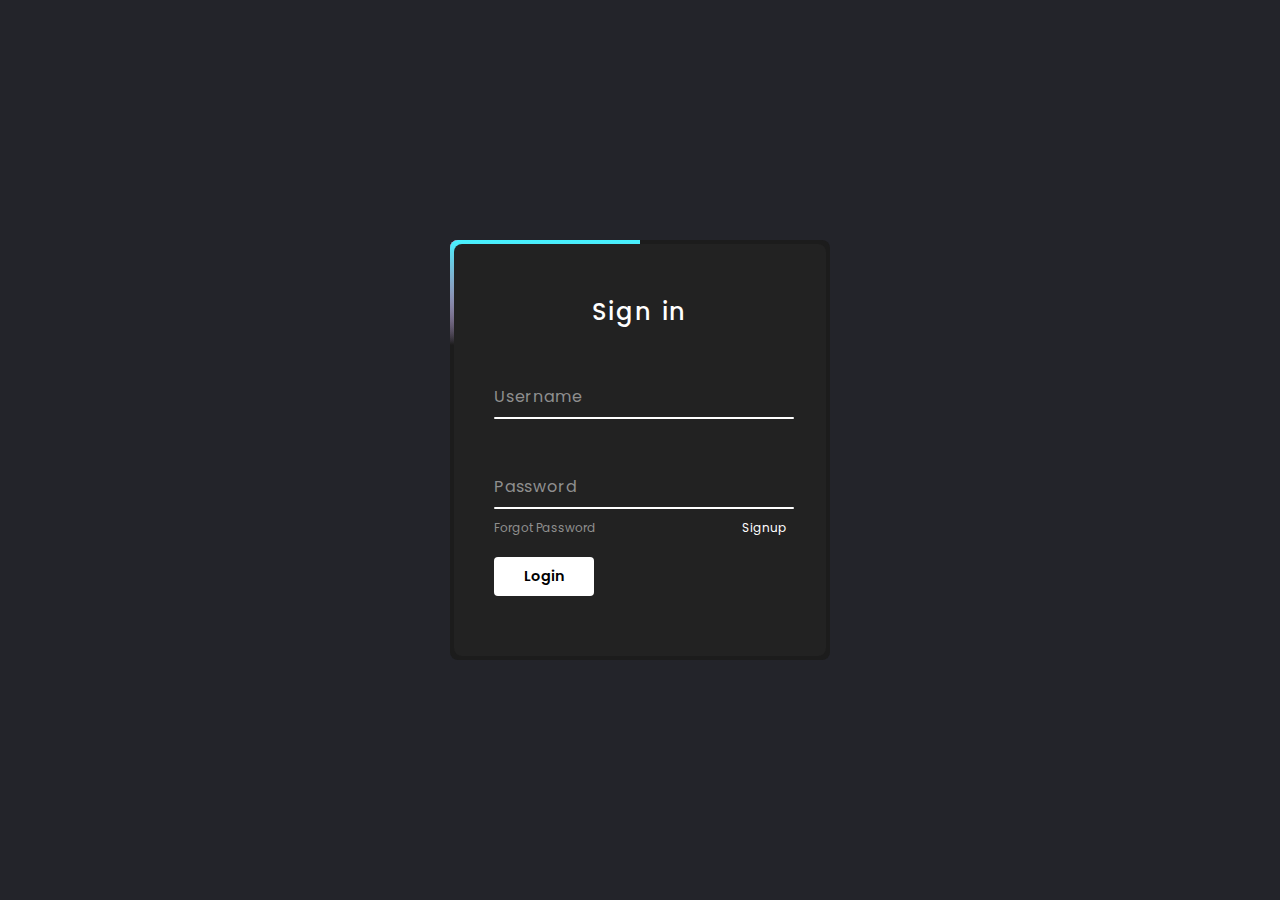
<file: Animated login/index.html>
<!DOCTYPE html>
<html lang="en">
<head>
    <meta charset="UTF-8">
    <meta name="viewport" content="width=device-width, initial-scale=1.0">
    <title>Animated Login</title>
    <link rel="stylesheet" href="style.css">
</head>
<body>
    <div class="box">
        <span class="borderLine"></span>
        <form>
            <h2>Sign in</h2>
            <div class="inputBox">
                <input type="text" required="required">
                <span>Username</span>
                <i></i>
            </div>
            
            <div class="inputBox">
                <input type="password" required="required">
                <span>Password</span>
                <i></i>
            </div>

            <div class="links">
                <a href="#">Forgot Password</a>
                <a href="#">Signup</a>
            </div>

            <input type="submit" value="Login">
        </form>
    </div>
</body>
</html>
</file>
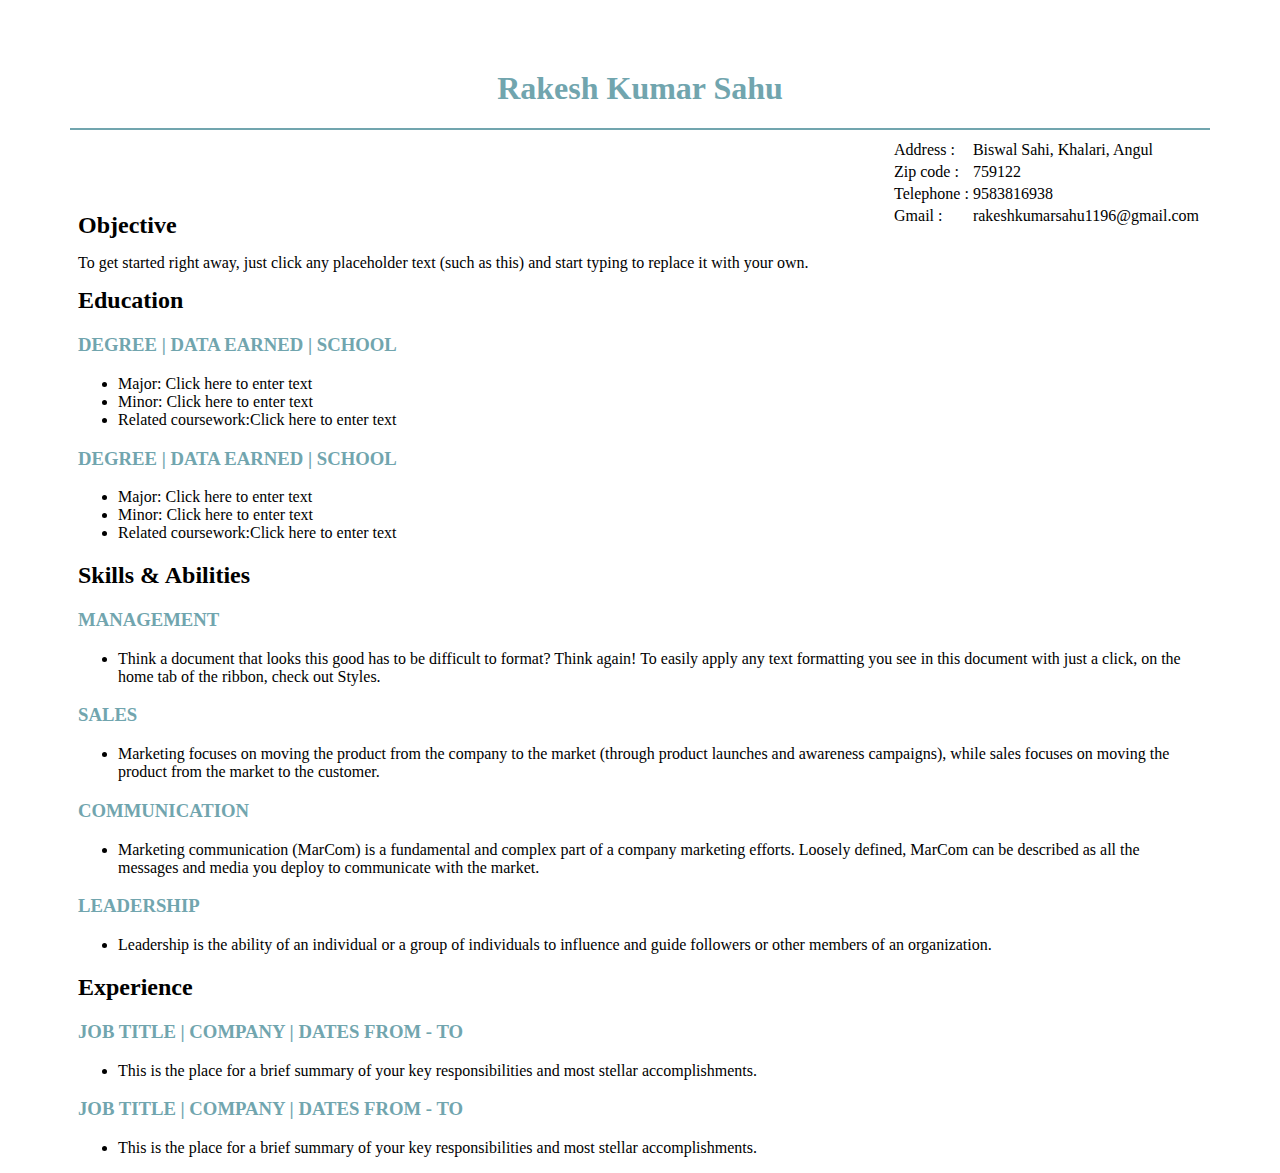
<file: Demo Resume/index.html>
<!DOCTYPE html>
<html lang="en">
<head>
    <meta charset="UTF-8">
    <meta http-equiv="X-UA-Compatible" content="IE=edge">
    <meta name="viewport" content="width=device-width, initial-scale=1.0">
    <title>Document</title>
    <style>
        h3, h2, p, ul, table{
            margin-left: 70px;
            margin-right: 70px;
        }
        h1{
            color: #71A5AE;
            text-align: center;
            margin-top: 70px;
        }

        p{
            line-height: 8px;
        }
        h3{
            color: #71A5AE;
        }
        .address{
            
            float: right;
        }
    </style>

</head>
<body>
    <div>
        <h1>Rakesh Kumar Sahu</h1>
    </div>
    <hr width="90%" color="#71A5AE" size="2px" />
    <div class="address">
        <table>
            <tr>
                <td>Address :</td>
                <td>Biswal Sahi, Khalari, Angul</td>
            </tr>
            <tr>
                <td>Zip code :</td>
                <td>759122</td>
            </tr>
            <tr>
                <td>Telephone :</td>
                <td>9583816938</td>
            </tr>
            <tr>
                <td>Gmail :</td>
                <td>rakeshkumarsahu1196@gmail.com</td>
            </tr>
        </table>
    </div>

    <br>
    <br>
    <br>

        <div>
            <h2>Objective</h2>
        <p>To get started right away, just click any placeholder text (such as this) and start typing to replace it with your own.</p>
        </div>
        
        <div>
            <h2>Education</h2>
            <h3>DEGREE | DATA EARNED | SCHOOL</h3>
            <ul>
                <li>Major: Click here to enter text</li>
                <li>Minor: Click here to enter text</li>
                <li>Related coursework:Click here to enter text</li>
            </ul>

            <h3>DEGREE | DATA EARNED | SCHOOL</h3>

            <ul>
                <li>Major: Click here to enter text</li>
                <li>Minor: Click here to enter text</li>
                <li>Related coursework:Click here to enter text</li>
            </ul>
        </div>


        <div>
            <h2>Skills & Abilities</h2>
            <h3>MANAGEMENT</h3>
            <ul>
                <li>Think a document that looks this good has to be difficult to format? Think again! To easily apply any text formatting you see in this document with just a click, on the home tab of the ribbon, check out Styles.</li>
            </ul>
            <h3>SALES</h3>
            <ul>
                <li>Marketing focuses on moving the product from the company to the market (through product launches and awareness campaigns), while sales focuses on moving the product from the market to the customer.</li>
            </ul>
            <h3>COMMUNICATION</h3>
            <ul>
                <li>Marketing communication (MarCom) is a fundamental and complex part of a company marketing efforts. Loosely defined, MarCom can be described as all the messages and media you deploy to communicate with the market.</li>
            </ul>
            <h3>LEADERSHIP</h3>
            <ul>
                <li>Leadership is the ability of an individual or a group of individuals to influence and guide followers or other members of an organization.</li>
            </ul>
        </div>

        <div>
            <h2>Experience</h2>
            <h3>JOB TITLE | COMPANY | DATES FROM - TO</h3>
            <ul>
                <li>This is the place for a brief summary of your key responsibilities and most stellar accomplishments.</li>
            </ul>
            <h3>JOB TITLE | COMPANY | DATES FROM - TO</h3>
            <ul>
                <li>This is the place for a brief summary of your key responsibilities and most stellar accomplishments.</li>
            </ul>
        </div>
</body>
</html>
</file>
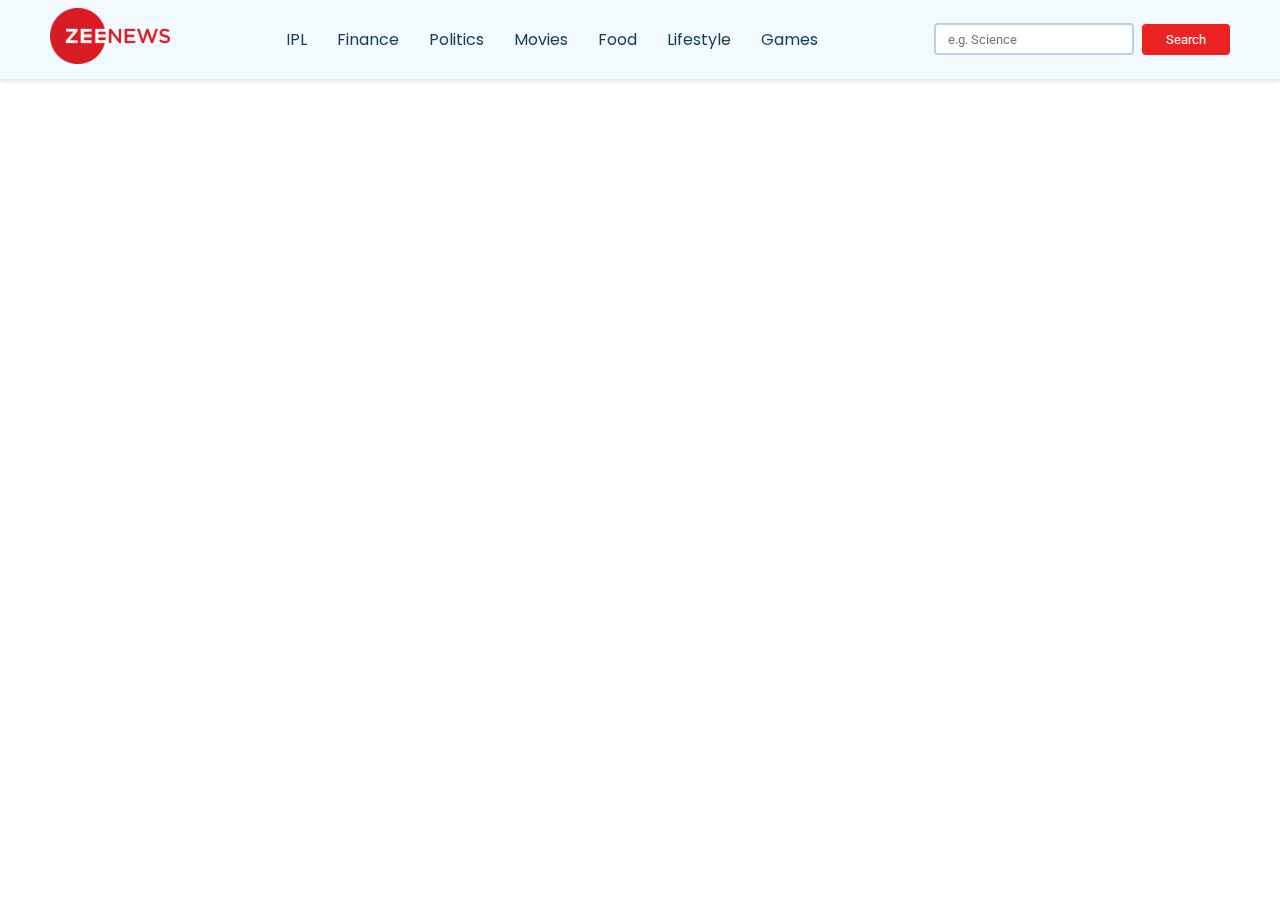
<file: News site/index.html>
<!DOCTYPE html>
<html lang="en">
<head>
    <meta charset="UTF-8">
    <meta http-equiv="X-UA-Compatible" content="IE=edge">
    <meta name="viewport" content="width=device-width, initial-scale=1.0">
    <title>News App</title>
    <link rel="stylesheet" href="style.css">
</head>
<body>

    <nav>
        <div class="main-nav container flex">
            <a href="#" onclick="reload()" class="company-logo">
                <img src="Zee_news.svg.png" alt="company logo">
            </a>
            <div class="nav-links">
                <ul class="flex">
                    <li class="hover-link nav-item" id="ipl" onclick="onNavItemClick('ipl')">IPL</li>
                    <li class="hover-link nav-item" id="finance" onclick="onNavItemClick('finance')">Finance</li>
                    <li class="hover-link nav-item" id="politics" onclick="onNavItemClick('politics')">Politics</li>
                    <li class="hover-link nav-item" id="movies" onclick="onNavItemClick('movies')">Movies</li>
                    <li class="hover-link nav-item" id="food" onclick="onNavItemClick('food')">Food</li>
                    <li class="hover-link nav-item" id="lifestyle" onclick="onNavItemClick('lifestyle')">Lifestyle</li>
                    <li class="hover-link nav-item" id="games" onclick="onNavItemClick('games')">Games</li>
                </ul>
            </div>
            <div class="search-bar flex">
                <input id="search-text" type="text" class="news-input" placeholder="e.g. Science">
                <button id="search-button" class="search-button">Search</button>
            </div>
        </div>
    </nav>
    

    <main>
        <div class="cards-container container flex" id="cards-container">
            
        </div>
    </main>

    <template id="template-news-card">
        <div class="card">
            <div class="card-header">
                <img src="https://via.placeholder.com/400x200" alt="news-image" id="news-img">
            </div>
            <div class="card-content">
                <h3 id="news-title">This is the Title</h3>
                <h6 class="news-source" id="news-source">End Gadget 26/08/2023</h6>
                <p class="news-desc" id="news-desc">Lorem, ipsum dolor sit amet consectetur adipisicing elit. Recusandae saepe quis voluptatum quisquam vitae doloremque facilis molestias quae ratione cumque!</p>
            </div>
        </div>
    </template>

    <script src="script.js"></script>
</body>
</html>
</file>
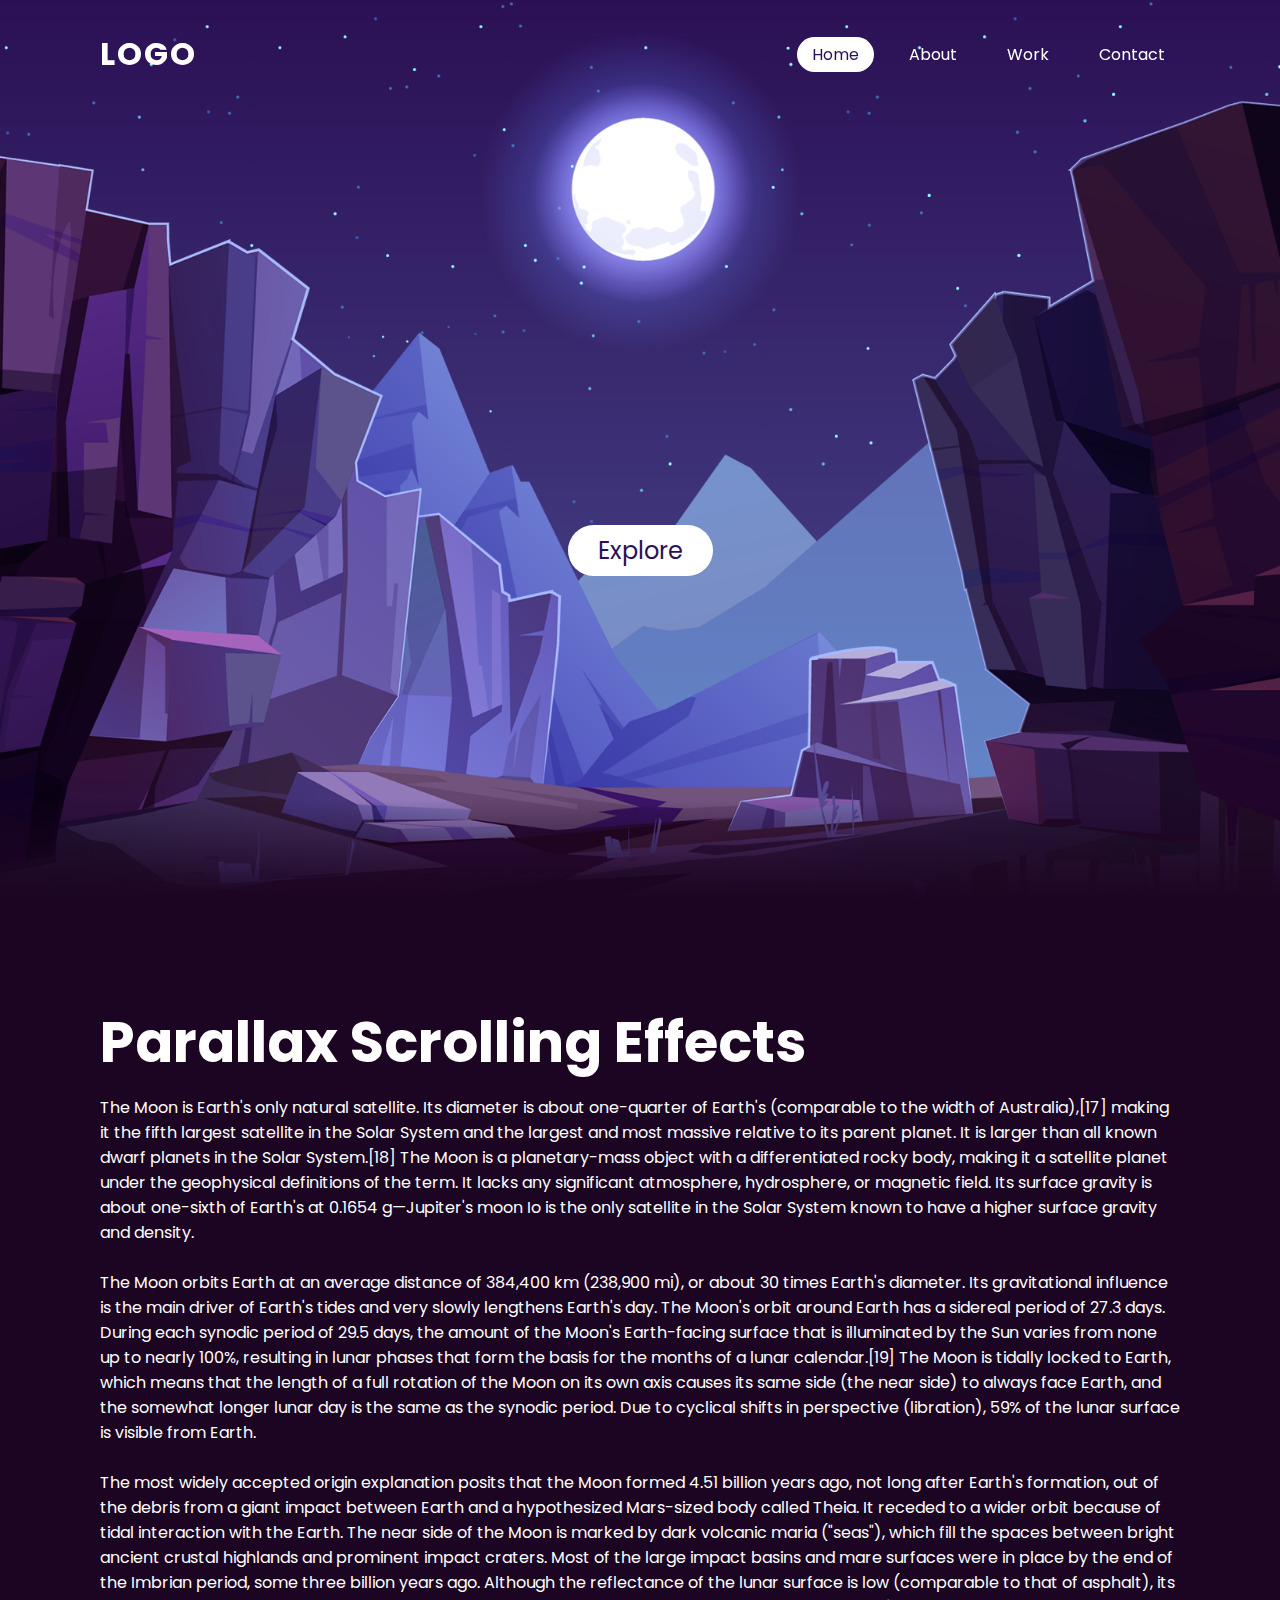
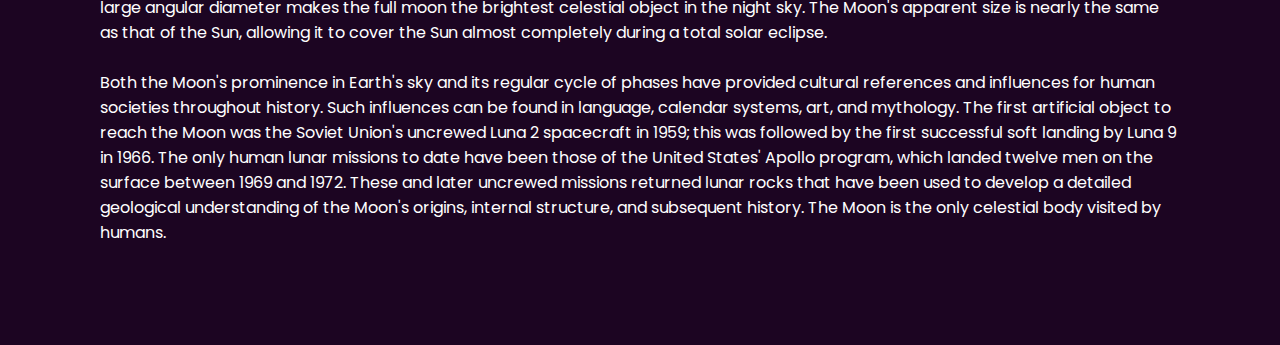
<file: Parallax Scrolling/index.html>
<!DOCTYPE html>
<html lang="en">
<head>
    <meta charset="UTF-8">
    <meta name="viewport" content="width=device-width, initial-scale=1.0">
    <title>Parallax Scrolling</title>
    <link rel="stylesheet" href="style.css">
</head>
<body>
    <header>
        <a href="#" class="logo">Logo</a>
    <ul>
        <li><a href="#" class="active">Home</a></li>
        <li><a href="#">About</a></li>
        <li><a href="#">Work</a></li>
        <li><a href="#">Contact</a></li>
    </ul>
    </header>
    <section>
        <img src="stars.png" id="stars">
        <img src="moon.png" id="moon">
        <img src="mountains_behind.png" id="mountains_behind">
        <h2 id="text">Moon Light</h2>
        <a href="#sec" id="btn">Explore</a>
        <img src="mountains_front.png" id="mountains_front">
    </section>
    <div class="sec" id="sec">
        <h2>Parallax Scrolling Effects</h2>
        <p>The Moon is Earth's only natural satellite. Its diameter is about one-quarter of Earth's (comparable to the width of Australia),[17] making it the fifth largest satellite in the Solar System and the largest and most massive relative to its parent planet. It is larger than all known dwarf planets in the Solar System.[18] The Moon is a planetary-mass object with a differentiated rocky body, making it a satellite planet under the geophysical definitions of the term. It lacks any significant atmosphere, hydrosphere, or magnetic field. Its surface gravity is about one-sixth of Earth's at 0.1654 g—Jupiter's moon Io is the only satellite in the Solar System known to have a higher surface gravity and density.

            <br><br>

            The Moon orbits Earth at an average distance of 384,400 km (238,900 mi), or about 30 times Earth's diameter. Its gravitational influence is the main driver of Earth's tides and very slowly lengthens Earth's day. The Moon's orbit around Earth has a sidereal period of 27.3 days. During each synodic period of 29.5 days, the amount of the Moon's Earth-facing surface that is illuminated by the Sun varies from none up to nearly 100%, resulting in lunar phases that form the basis for the months of a lunar calendar.[19] The Moon is tidally locked to Earth, which means that the length of a full rotation of the Moon on its own axis causes its same side (the near side) to always face Earth, and the somewhat longer lunar day is the same as the synodic period. Due to cyclical shifts in perspective (libration), 59% of the lunar surface is visible from Earth.

            <br><br>
            
            The most widely accepted origin explanation posits that the Moon formed 4.51 billion years ago, not long after Earth's formation, out of the debris from a giant impact between Earth and a hypothesized Mars-sized body called Theia. It receded to a wider orbit because of tidal interaction with the Earth. The near side of the Moon is marked by dark volcanic maria ("seas"), which fill the spaces between bright ancient crustal highlands and prominent impact craters. Most of the large impact basins and mare surfaces were in place by the end of the Imbrian period, some three billion years ago. Although the reflectance of the lunar surface is low (comparable to that of asphalt), its large angular diameter makes the full moon the brightest celestial object in the night sky. The Moon's apparent size is nearly the same as that of the Sun, allowing it to cover the Sun almost completely during a total solar eclipse.

            <br><br>
            
            Both the Moon's prominence in Earth's sky and its regular cycle of phases have provided cultural references and influences for human societies throughout history. Such influences can be found in language, calendar systems, art, and mythology. The first artificial object to reach the Moon was the Soviet Union's uncrewed Luna 2 spacecraft in 1959; this was followed by the first successful soft landing by Luna 9 in 1966. The only human lunar missions to date have been those of the United States' Apollo program, which landed twelve men on the surface between 1969 and 1972. These and later uncrewed missions returned lunar rocks that have been used to develop a detailed geological understanding of the Moon's origins, internal structure, and subsequent history. The Moon is the only celestial body visited by humans.</p>
    </div>

    <script>
        let stars = document.getElementById('stars');
        let moon = document.getElementById('moon');
        let mountains_behind = document.getElementById('mountains_behind');
        let text = document.getElementById('text');
        let btn = document.getElementById('btn');
        let mountains_front = document.getElementById('mountains_front');
        let header = document.querySelector('header');


        window.addEventListener('scroll', function(){
            let value = window.scrollY;
            stars.style.left = value * 0.25 + 'px';
            moon.style.top = value * 1.05 + 'px';
            mountains_behind.style.top = value * 0.5 + 'px';
            mountains_front.style.top = value * 0 + 'px';
            text.style.marginRight = value * 4 + 'px';
            text.style.marginTop = value * 1.5 + 'px';
            btn.style.marginTop = value * 1.5 + 'px';
            header.style.top = value * 0.5 + 'px';
        })
    </script>
</body>
</html>
</file>
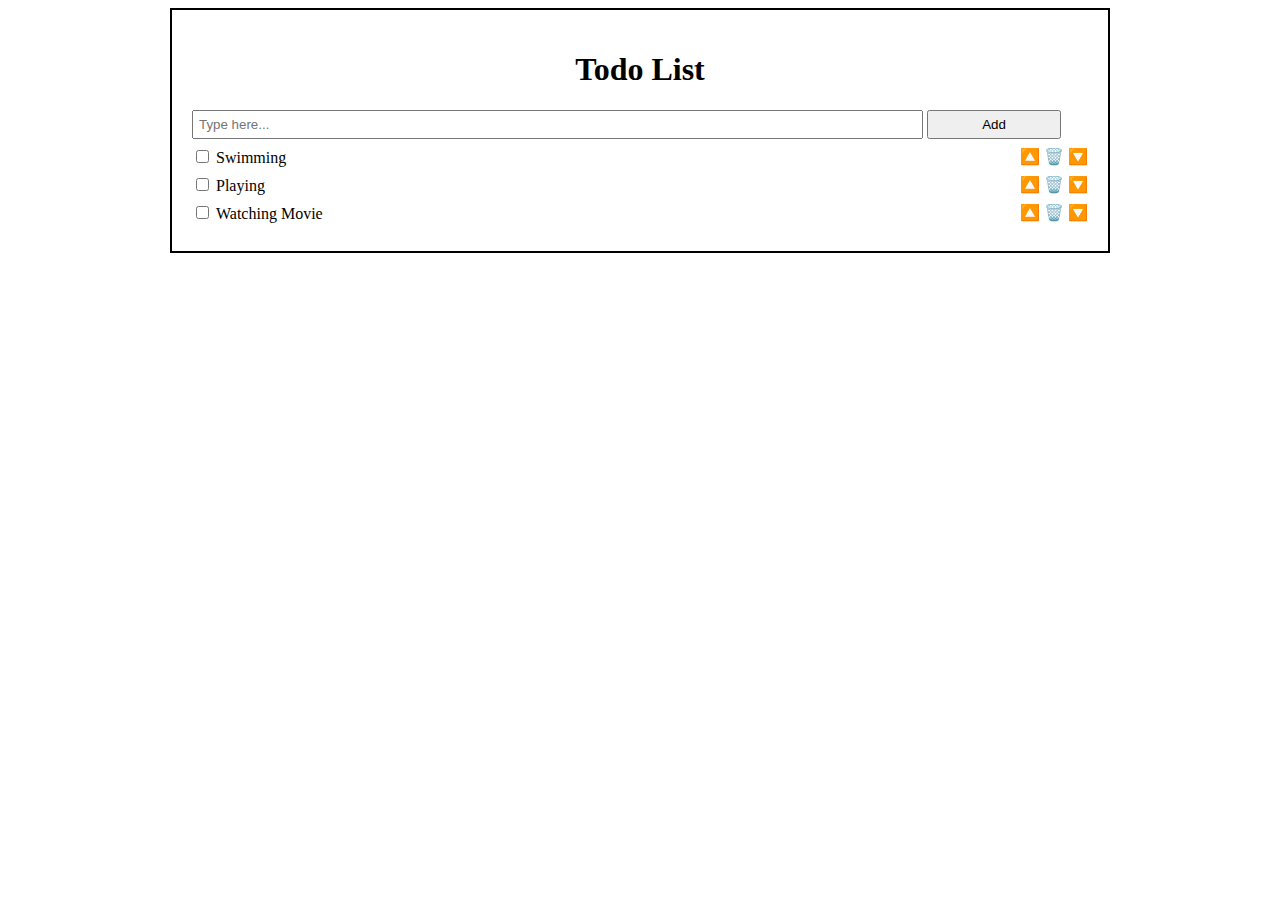
<file: To-do list/index.html>
<!DOCTYPE html>
<html lang="en">
<head>
    <meta charset="UTF-8">
    <meta http-equiv="X-UA-Compatible" content="IE=edge">
    <meta name="viewport" content="width=device-width, initial-scale=1.0">
    <title>Document</title>
    <link rel="stylesheet" href="style.css">
</head>
<body>

    <div class="container">
        <h1>Todo List</h1>

        <input type="text" class="inp" placeholder="Type here...">
        <button class="btn">Add</button>

        <div class="task-list">
            <div class="item">
                <div class="section-A">
                    <input class="checkbox" type="checkbox">
                    <li class="text">Swimming</li>
                </div>

                <div class="section-B">
                    <span class="up-arrow">🔼</span>
                    <span class="bin">🗑️</span>
                    <span class="down-arrow">🔽</span>
                </div>
            </div>
            <div class="item">
                <div class="section-A">
                    <input class="checkbox" type="checkbox">
                    <li class="text">Playing</li>
                </div>

                <div class="section-B">
                    <span class="up-arrow">🔼</span>
                    <span class="bin">🗑️</span>
                    <span class="down-arrow">🔽</span>
                </div>
            </div>
            <div class="item">
                <div class="section-A">
                    <input class="checkbox" type="checkbox">
                    <li class="text">Watching Movie</li>
                </div>

                <div class="section-B">
                    <span class="up-arrow">🔼</span>
                    <span class="bin">🗑️</span>
                    <span class="down-arrow">🔽</span>
                </div>
            </div>
        </div>
    </div>

    
    <script src="script.js"></script>
</body>
</html>
</file>
<file: Animated login/style.css>
@import url('https://fonts.googleapis.com/css2?family=Poppins:wght@300;400;500;600;700;800;900&family=Roboto+Condensed:wght@300;400;700&family=Roboto:wght@300;400;500;700;900&display=swap');

*{
    font-family: 'Poppins', sans-serif;
    margin: 0;
    padding: 0;
    box-sizing: border-box;
}

body{
    display: flex;
    justify-content: center;
    align-items: center;
    min-height: 100vh;
    background: #23242a;
}

.box{
    position: relative;
    width: 380px;
    height: 420px;
    background: #1c1c1c;
    border-radius: 8px; 
    overflow: hidden;   
}

.box::before{
    content: '';
    position: absolute;
    top: -50%;
    left: -50%;
    width: 380px;
    height: 420px;
    background: linear-gradient(0deg, transparent,
    transparent, #45f3ff, #45f3ff, #45f3ff);
    z-index: 1;
    transform-origin: bottom right;
    animation: animate 6s linear infinite;
}

.box::after{
    content: '';
    position: absolute;
    top: -50%;
    left: -50%;
    width: 380px;
    height: 420px;
    background: linear-gradient(0deg, transparent,
    transparent, #45f3ff, #45f3ff, #45f3ff);
    z-index: 1;
    transform-origin: bottom right;
    animation: animate 6s linear infinite;
    animation-delay: -3s;
}
.borderLine{
    position: absolute;
    top: 00;
    inset: 0;
}

.borderLine::before{
    content: '';
    position: absolute;
    top: -50%;
    left: -50%;
    width: 380px;
    height: 420px;
    background: linear-gradient(0deg, transparent,
    transparent, #ff2770, #ff2770, #ff2770);
    z-index: 1;
    transform-origin: bottom right;
    animation: animate 6s linear infinite;
    animation-delay: -1.5s;
}

.borderLine::after{
    content: '';
    position: absolute;
    top: -50%;
    left: -50%;
    width: 380px;
    height: 420px;
    background: linear-gradient(0deg, transparent,
    transparent, #ff2770, #ff2770, #ff2770);
    z-index: 1;
    transform-origin: bottom right;
    animation: animate 6s linear infinite;
    animation-delay: -4.5s;
}

@keyframes animate{
    0%{
        transform: rotate(0deg);
    }
    100%{
        transform: rotate(360deg);
    }
}

.box form{
    position: absolute;
    inset: 4px;
    background: #222;
    padding: 50px 40px;
    border-radius: 8px;
    z-index: 2;
    display: flex;
    flex-direction: column;
}

.box form h2{
    color: #fff;
    font-weight: 500;
    text-align: center;
    letter-spacing: 0.1em;
}

.box form .inputBox{
    position: relative;
    width: 300px;
    margin-top: 35px;

}

.box form .inputBox input{
    position: relative;
    width: 100%;
    padding: 20px 10px 10px;
    background: transparent;
    outline: none;
    border: none;
    box-shadow: none;
    color: #23242a;
    font-size: 1em;
    letter-spacing: 0.05em;
    transition: 0.5s;
    z-index: 10;
}

.box form .inputBox span{
    position: absolute;
    left: 0;
    padding: 20px 0px 10px;
    pointer-events: none;
    color: #8f8f8f;
    font-size: 1em;
    letter-spacing: 0.05em;
    transition: 0.5s;
}

.box form .inputBox input:valid ~ span,
.box form .inputBox input:focus ~ span{
    color: #fff; 
    font-size: 0.75em;
    transform: translateY(-34px);
}


.box form .inputBox i{
    position: absolute;
    left: 0;
    bottom: 0;
    width: 100%;
    height: 2px;
    background: #fff;
    border-radius: 4px;
    overflow: hidden;
    transition: 0.5s;
    pointer-events: none;
}


.box form .inputBox input:valid ~ i,
.box form .inputBox input:focus ~ i{
    height: 44px;
}

.box form .links{
    display: flex;
    justify-content: space-between;

}

.box form .links a{
    margin: 10px 0;
    font-size: 0.75em;
    color: #8f8f8f;
    text-decoration: none;
}

.box form .links a:hover,
.box form .links a:nth-child(2){
    color: #fff;
}


.box form input[type="submit"]{
    border: none;
    outline: none;
    padding: 9px 25px;
    background: #fff;
    cursor: pointer;
    font-size: 0.9em;
    border-radius: 4px;
    font-weight: 600;
    width: 100px;
    margin-top: 10px;
}

.box form input[type="submit"]:active{
    opacity: 0.8;

}
</file>
<file: News site/style.css>
@import url("https://fonts.googleapis.com/css2?family=Poppins:wght@500&family=Roboto:wght@500&display=swap");

* {
    padding: 0;
    margin: 0;
    box-sizing: border-box;
}

:root {
    --primary-text-color: #183b56;
    --secondary-text-color: #577592;
    --accent-color: #ed2222;
    --accent-color-dark: #1d69a3;
}

body {
    font-family: "Poppins", sans-serif;
    color: var(--primary-text-color);
}

p {
    font-family: "Roboto", sans-serif;
    color: var(--secondary-text-color);
    line-height: 1.4rem;
}

a {
    text-decoration: none;
}

ul {
    list-style: none;
}

.flex {
    display: flex;
    align-items: center;
}

.container {
    max-width: 1180px;
    margin-inline: auto;
    overflow: hidden;
}

nav {
    background-color: #f3faff;
    box-shadow: 0 0 8px #bbd0e2;
    position: fixed;
    top: 0;
    z-index: 99;
    left: 0;
    right: 0;
}

.main-nav {
    justify-content: space-between;
    padding-block: 8px;
}

.company-logo img {
    width: 120px;
}

.nav-links ul {
    gap: 30px;
}

.hover-link {
    cursor: pointer;
}

.hover-link:hover {
    color: var(--secondary-text-color);
}

.hover-link:active {
    color: red;
}

.nav-item.active {
    color: var(--accent-color);
}

.search-bar {
    height: 32px;
    gap: 8px;
}

.news-input {
    width: 200px;
    height: 100%;
    padding-inline: 12px;
    border-radius: 4px;
    border: 2px solid #bbd0e2;
    font-family: "Roboto", sans-serif;
}

.search-button {
    background-color: var(--accent-color);
    color: white;
    padding: 8px 24px;
    border: none;
    border-radius: 4px;
    cursor: pointer;
    font-family: "Roboto", sans-serif;
}

.search-button:hover {
    background-color: var(--accent-color-dark);
}

main {
    padding-block: 20px;
    margin-top: 80px;
}

.cards-container {
    justify-content: space-between;
    flex-wrap: wrap;
    row-gap: 20px;
    align-items: start;
}

.card {
    width: 360px;
    min-height: 400px;
    box-shadow: 0 0 4px #d4ecff;
    border-radius: 4px;
    cursor: pointer;
    background-color: #fff;
    overflow: hidden;
    transition: all 0.3s ease;
}

.card:hover {
    box-shadow: 1px 1px 8px #d4ecff;
    background-color: #f9fdff;
    transform: translateY(-2px);
}

.card-header img {
    width: 100%;
    height: 180px;
    object-fit: cover;
}

.card-content {
    padding: 12px;
}

.news-source {
    margin-block: 12px;
}
</file>
<file: Parallax Scrolling/style.css>
@import url('https://fonts.googleapis.com/css?family=Poppins:300,400,500,600,700,800,900&display=swap');

*{
    margin: 0;
    padding: 0;
    box-sizing: border-box;
    font-family: 'Poppins', sans-serif;
    scroll-behavior: smooth;
}

body{
    min-height: 100vh;
    overflow-x: hidden;
    background: linear-gradient(#2b1055, #7597de);
}

header{
    position: absolute;
    top: 0;
    left: 0;;
    width: 100%;
    padding: 30px 100px;
    display: flex;
    justify-content: space-between;
    align-items: center;
    z-index: 1000;
}

header .logo{
    color: #fff;
    font-weight: 700;
    text-decoration: none;
    font-size: 2em;
    text-transform: uppercase;
    letter-spacing: 2px;
}

header ul{
    display: flex;
    justify-content: center;
    align-items: center;
}

header ul li{
    list-style: none;
    margin-left: 20px;
}

header ul li a{
    text-decoration: none;
    padding: 6px 15px;
    color: #fff;
    border-radius: 20px;
}

header ul li a:hover, 
header ul li a.active{
    background: #fff;
    color: #2b1055;
}

section{
    position: relative;
    width: 100%;
    height: 100vh;
    padding: 100px;
    display: flex;
    justify-content: center;
    align-items: center;
    overflow: hidden;
}
section::before{
    content: '';
    position: absolute;
    bottom: 0;
    width: 100%;
    height: 100px;
    background: linear-gradient(to top, #1c0522, transparent);
    z-index: 1000;
}

section img{
    position: absolute;
    top: 0;
    left: 0;
    width: 100%;
    height: 100%;
    object-fit: cover;
    pointer-events: none;
}

section img#moon{
    mix-blend-mode: screen;
}

section img#mountains_front{
    z-index: 10;
}

#text{
    position: absolute;
    right: -350px;
    color: #fff;
    white-space: nowrap;
    font-size: 7.5vw;
    z-index: 9;
    
}

#btn{
    text-decoration: none;
    display: inline block;
    padding: 8px 30px;
    border-radius: 40px;
    background: #fff;
    color: #2b1055;
    font-size: 1.5em;
    z-index: 9;
    transform: translateY(100px);
}

.sec{
    position: relative;
    padding: 100px;
    background: #1c0522;
}

.sec h2{
    font-size: 3.5em;
    margin-bottom: 10px;
    color: #fff;
}

.sec p{
    font-size: 1em;
    color: #fff;
}
</file>
<file: To-do list/style.css>
.container{
    border: 2px solid black;
    width: 70vw;
    margin: 0 auto;
    padding: 20px;
}

h1{
    text-align: center;
}

.inp{
    padding: 5px;
    width: 80%;
}

.btn{
    width: 15%;
    padding: 5px;
    cursor: pointer;
}

.item{
    display: flex;
    justify-content: space-between;
    margin: 8px 0;
}

.section-B span{
    cursor: pointer;
}

.item li {
    display: inline;
    list-style: none;
}

.checked{
    text-decoration: line-through;
}
</file>
